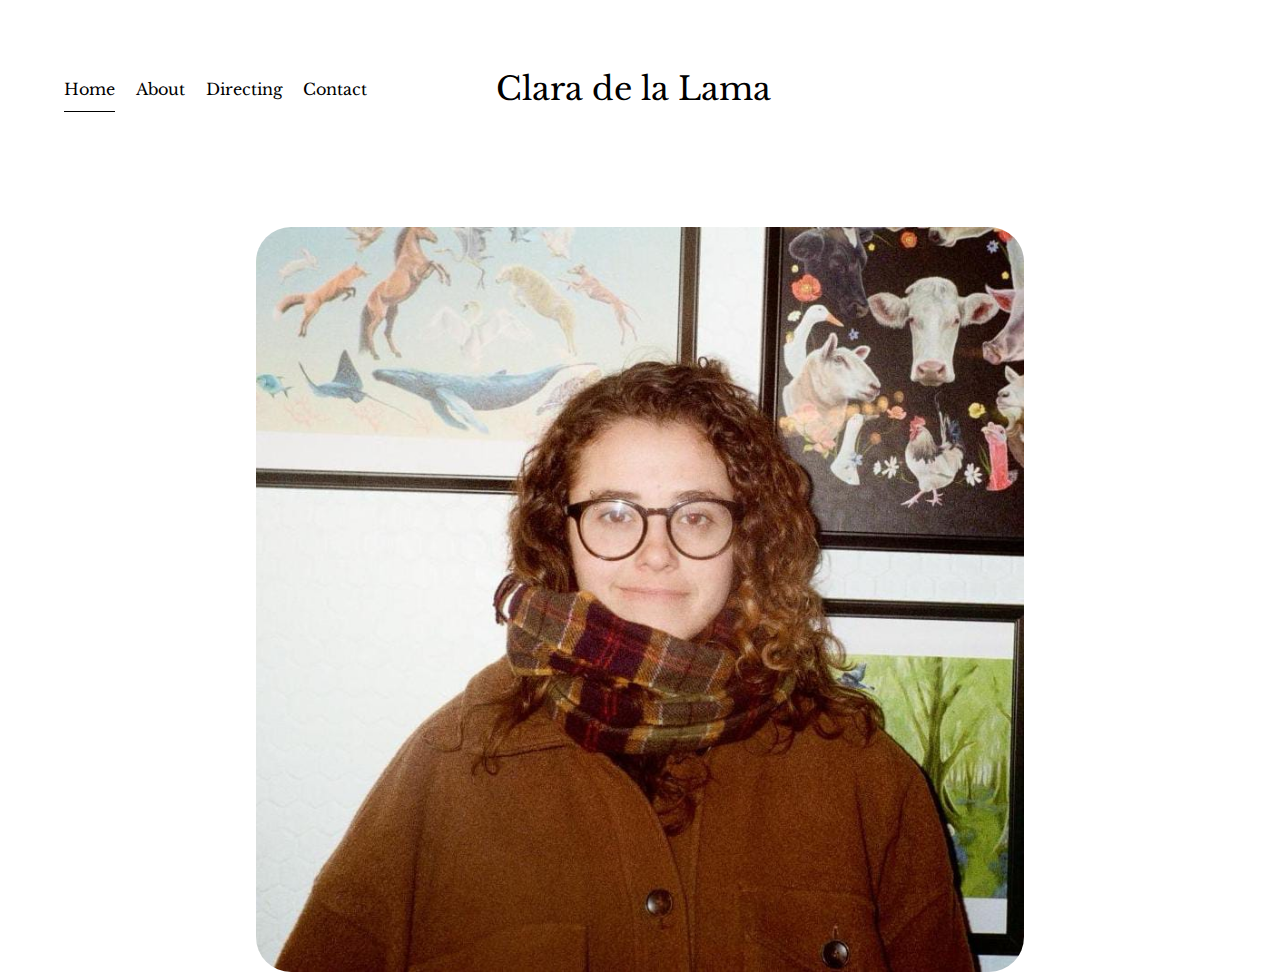
<file: index.html>
<!DOCTYPE html>
<html lang="en">
<head>
    <meta charset="UTF-8">
    <meta name="viewport" content="width=device-width, initial-scale=1.0">
    <title>Clara de la Lama</title>
    <link rel="stylesheet" href="./resources/css/style.css">
    
</head>
<body>
    <header>
        
        <nav class="nav-menu">
            <a href="#" class="current-nav" id="first-nav" >Home</a>
            <a href="./about.html" class="not-current-nav">About</a>
            <a href="./directing.html" class="not-current-nav">Directing</a>
            <a href="./contact.html" class="not-current-nav">Contact</a>
            
        </nav>
        <h1 class="title">Clara de la Lama</h1>
        <div class="hamburger">
            <span class="bar"></span>
            <span class="bar"></span>
            <span class="bar"></span>
        </div>
        <div >

        </div>
    </header>

    <main class="clara">
        <div id="image-container">
            <img src="./resources/images/claraImage2.jpg" alt="" class="portrait">
        </div>
    </main>
    <script src="./resources/javascript/script.js"></script>
    
</body>
</html>
</file>
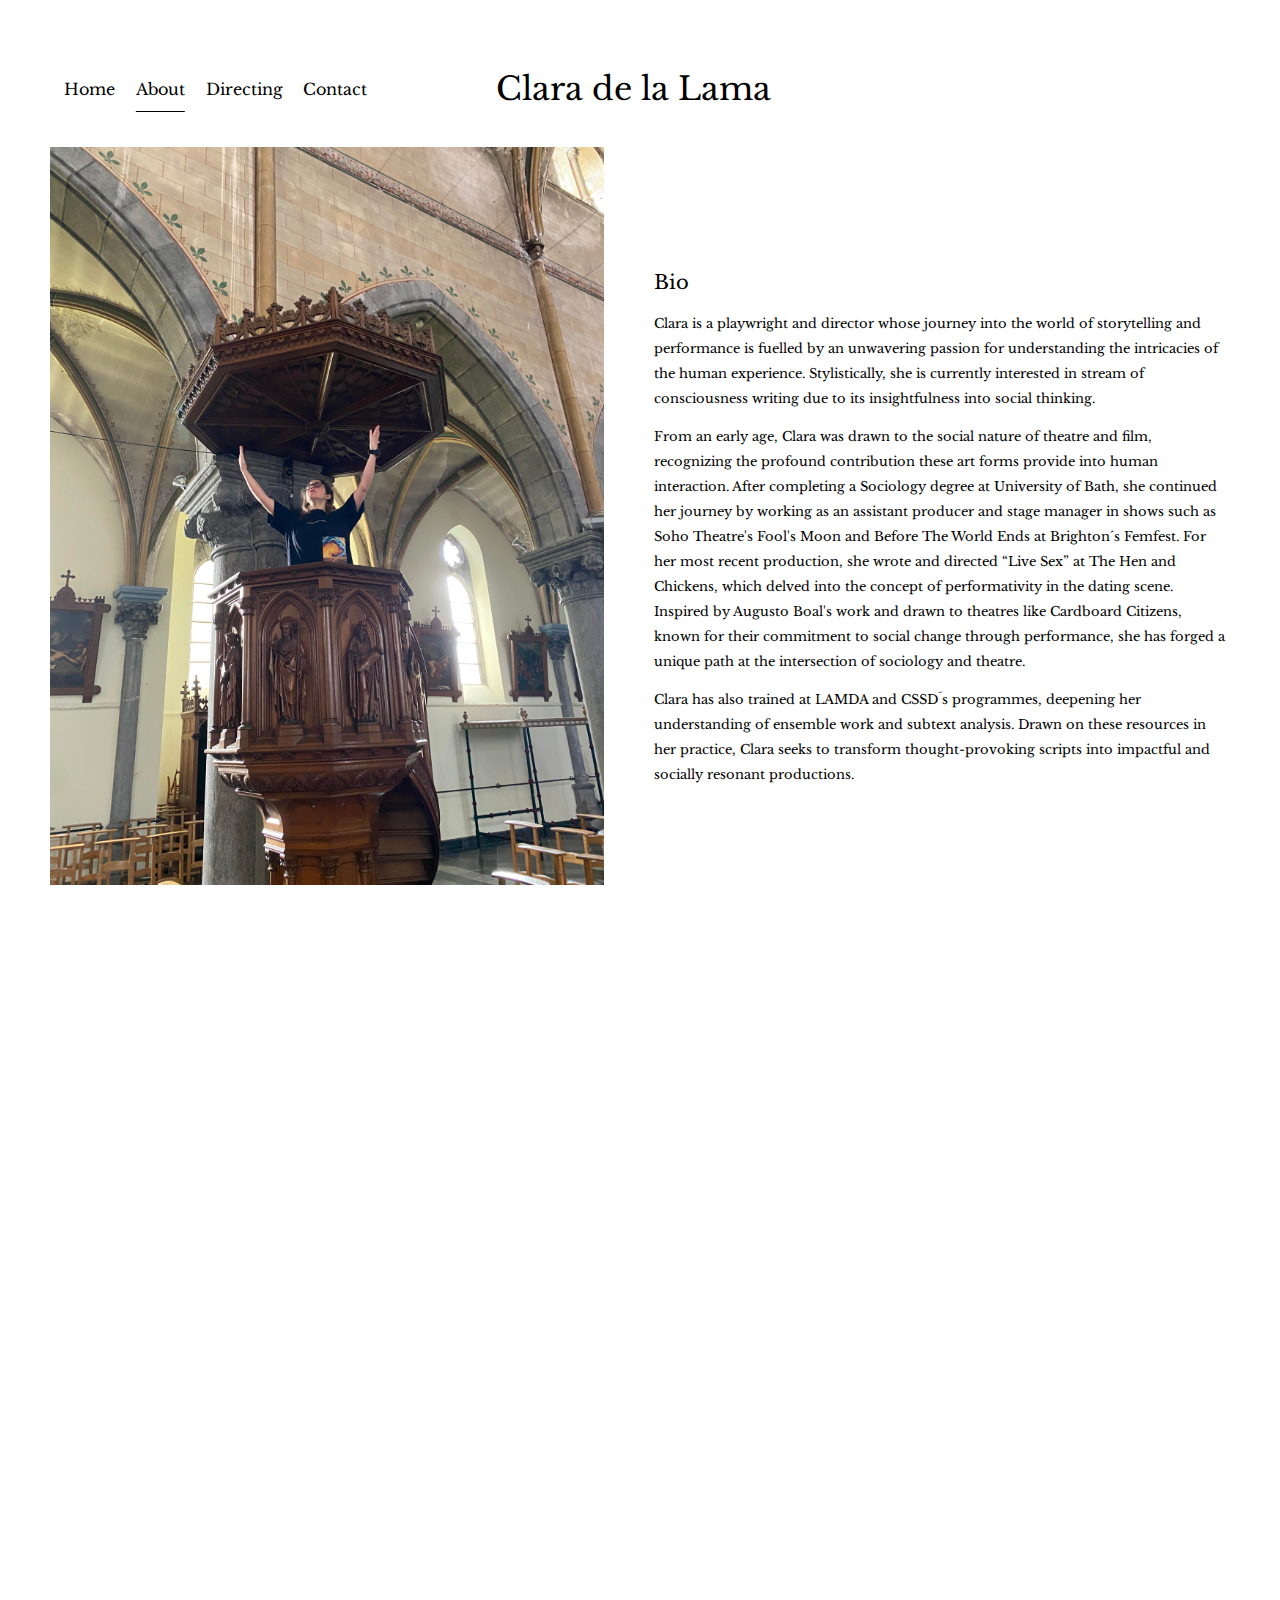
<file: about.html>
<!DOCTYPE html>
<html lang="en">
<head>
    <meta charset="UTF-8">
    <meta name="viewport" content="width=device-width, initial-scale=1.0">
    <title>About</title>
    
    <link rel="stylesheet" href="./resources/css/style.css">
    <link rel="stylesheet" href="./resources/css/about.css">
</head>
<body>
    <header>
        
        <nav class="nav-menu">
            <a href="./index.html" class='not-current-nav' id="first-nav" >Home</a>
            <a href="./about.html" class="current-nav">About</a>
            <a href="./directing.html" class="not-current-nav">Directing</a>
            <a href="./contact.html" class="not-current-nav">Contact</a>
            
        </nav>
        <h1 class="title">Clara de la Lama</h1>
        <div class="hamburger">
            <span class="bar"></span>
            <span class="bar"></span>
            <span class="bar"></span>
        </div>
        <div >

        </div>
    </header>
    <main class="clara">
        <div class="about">
            
            <img src="./resources/images/claraBio.jpg" alt="">
            <h2>Bio</h2>
            <p id="first-paragraph">
                Clara is a playwright and director whose journey into the world of storytelling and performance is fuelled by an unwavering passion 
                for understanding the intricacies of the human experience. Stylistically, she is currently interested in stream of consciousness writing 
                due to its insightfulness into social thinking.

            </p>
            <p>
                From an early age, Clara was drawn to the social nature of theatre and film, 
                recognizing the profound contribution these art forms provide into human interaction. After completing a 
                Sociology degree at University of Bath, she continued her journey by working as an assistant producer and stage manager 
                in shows such as Soho Theatre's Fool's Moon and Before The World Ends at Brighton´s Femfest. For her most recent production, 
                she wrote and directed “Live Sex” at The Hen and Chickens, which delved into the concept of performativity in the dating scene. 
                Inspired by Augusto Boal's work and drawn to theatres like Cardboard Citizens, known for their commitment to social change through 
                performance, she has forged a unique path at the intersection of sociology and theatre.

            </p>
            <p>
                Clara has also trained at LAMDA and CSSD´s programmes, deepening her understanding of 
                ensemble work and subtext analysis. 
                Drawn on these resources in her practice, Clara seeks to transform thought-provoking 
                scripts into impactful and socially resonant productions.

            </p>
        </div>
    </main>
    
    <script src="./resources/javascript/script.js"></script>
</body>
</html>
</file>
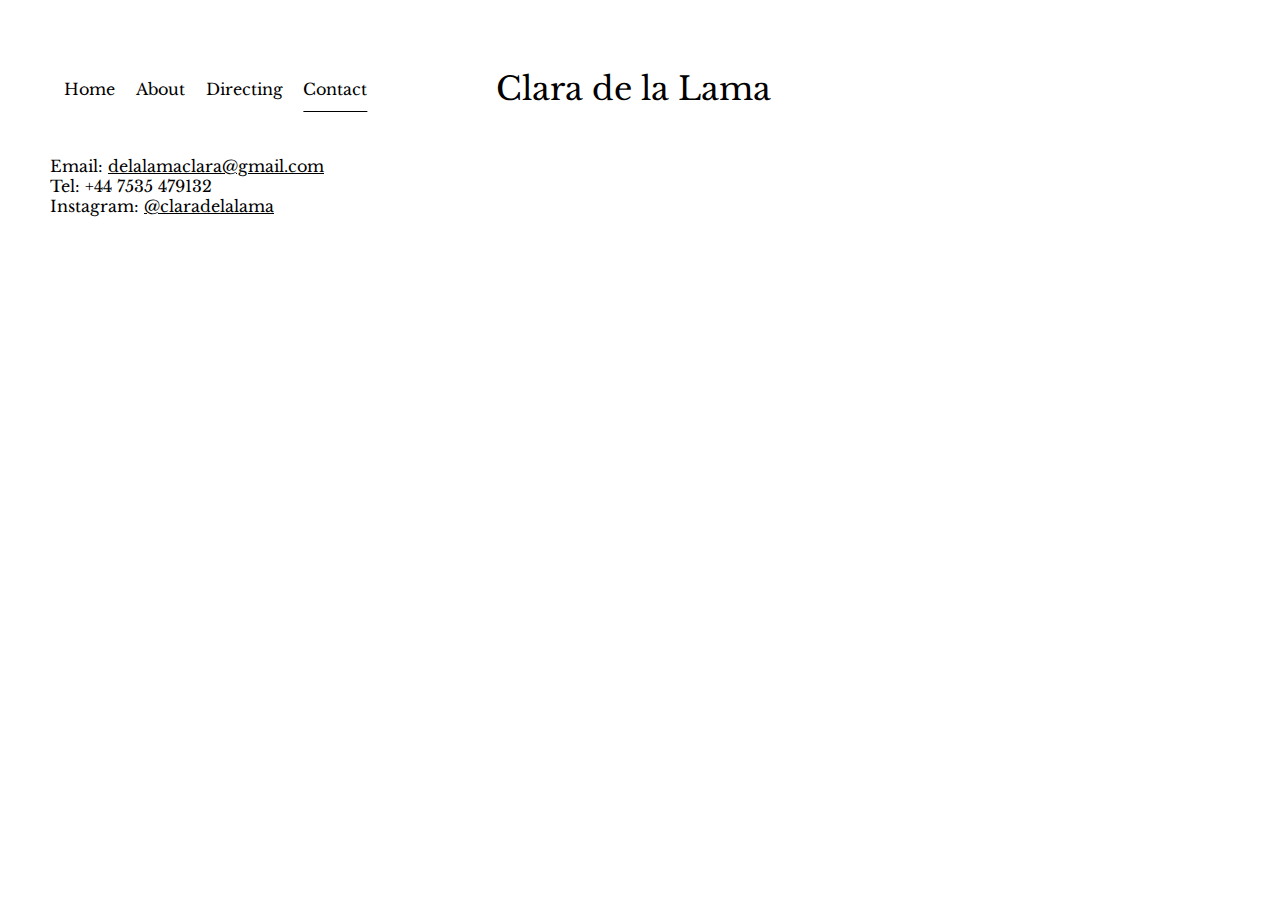
<file: contact.html>
<!DOCTYPE html>
<html lang="en">
<head>
    <meta charset="UTF-8">
    <meta name="viewport" content="width=device-width, initial-scale=1.0">
    <title>Contact</title>
    
    <link rel="stylesheet" href="./resources/css/style.css">
    <link rel="stylesheet" href="./resources/css/contact.css">
</head>
<body>
    <header>
        
        <nav class="nav-menu">
            <a href="./index.html" class="not-current-nav" id="first-nav" >Home</a>
            <a href="./about.html" class="not-current-nav">About</a>
            <a href="./directing.html" class="not-current-nav">Directing</a>
            <a href="./contact.html" class="current-nav">Contact</a>
            
        </nav>
        <h1 class="title">Clara de la Lama</h1>
        <div class="hamburger">
            <span class="bar"></span>
            <span class="bar"></span>
            <span class="bar"></span>
        </div>
        <div >

        </div>
    </header>
    <main class="clara">
        <p>
            Email: <a href="mailto:delalamaclara@gmail.com">delalamaclara@gmail.com</a>
            <br>
            Tel: +44 7535 479132</a>
            <br>
            Instagram: <a href="https://www.instagram.com/claradelalama/">@claradelalama</a>
        </p>
        
    </main>
    <script src="./resources/javascript/script.js"></script>
</body></html>
</file>
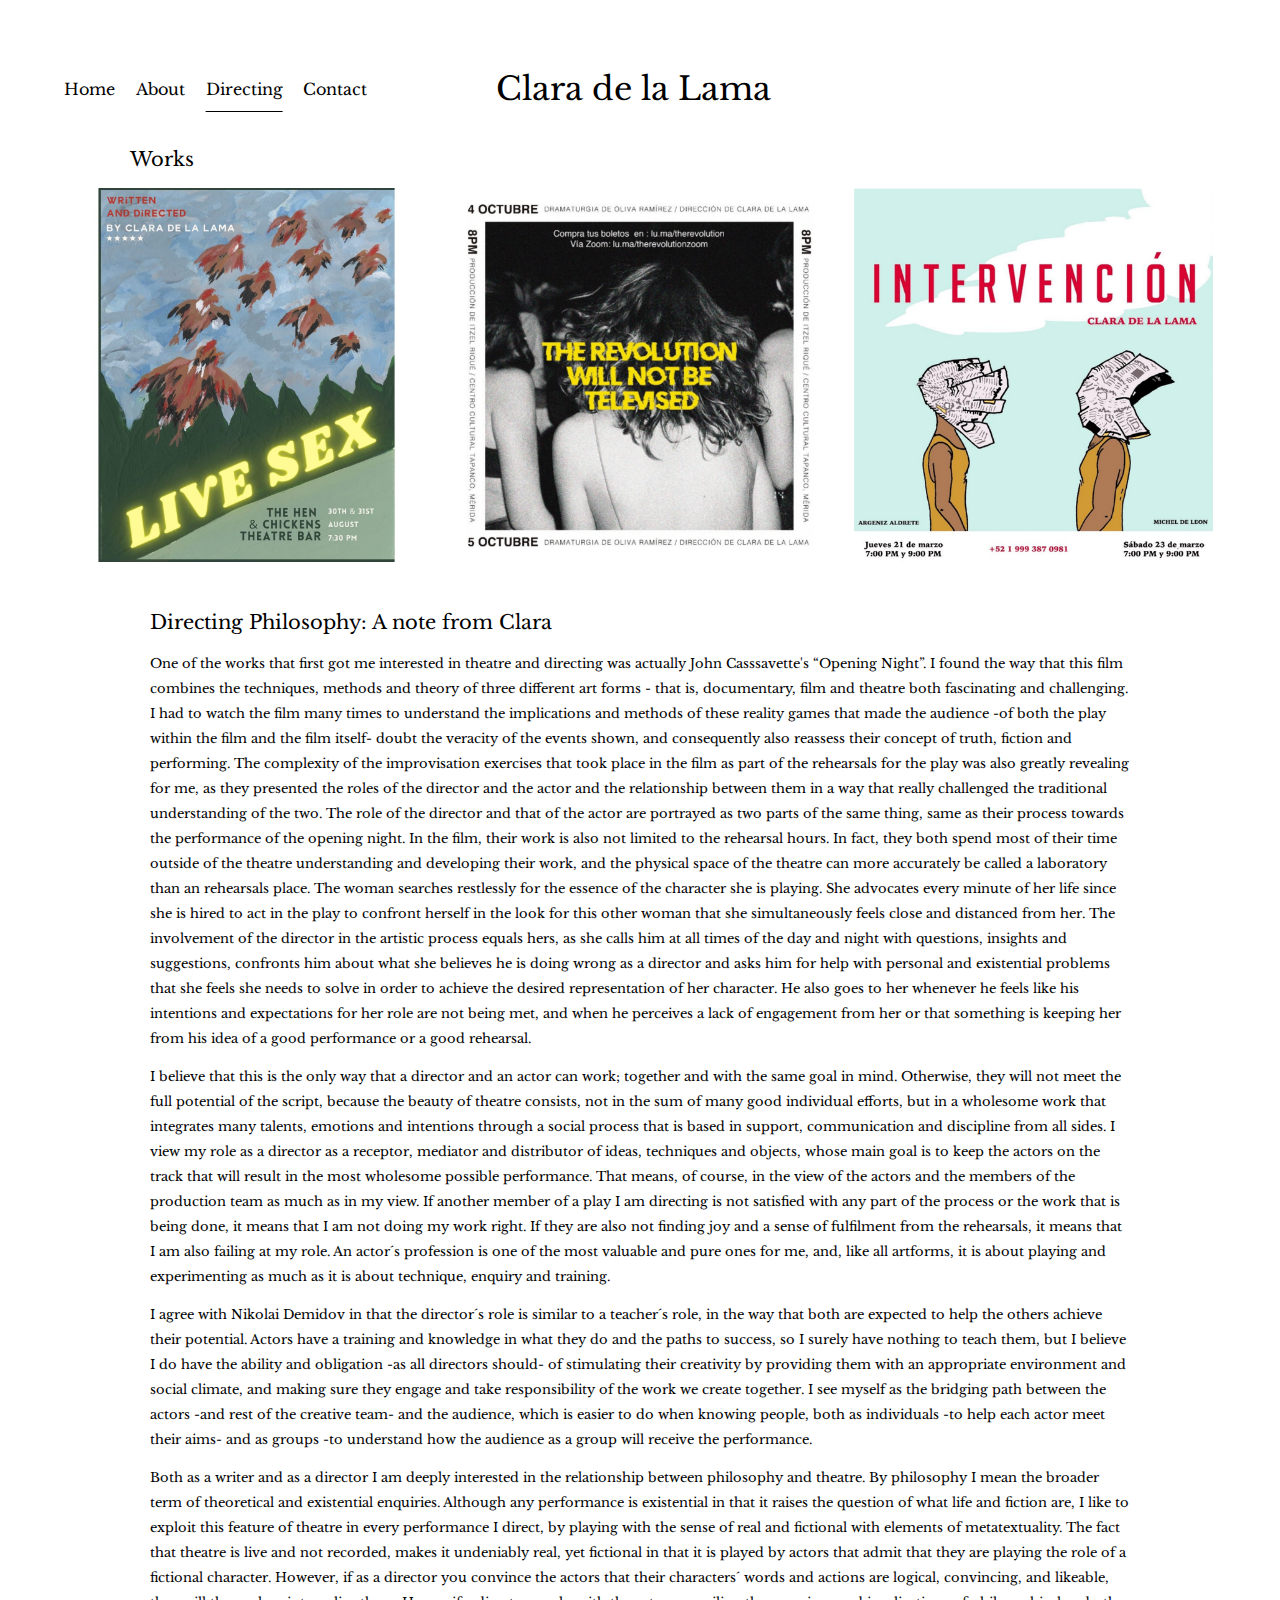
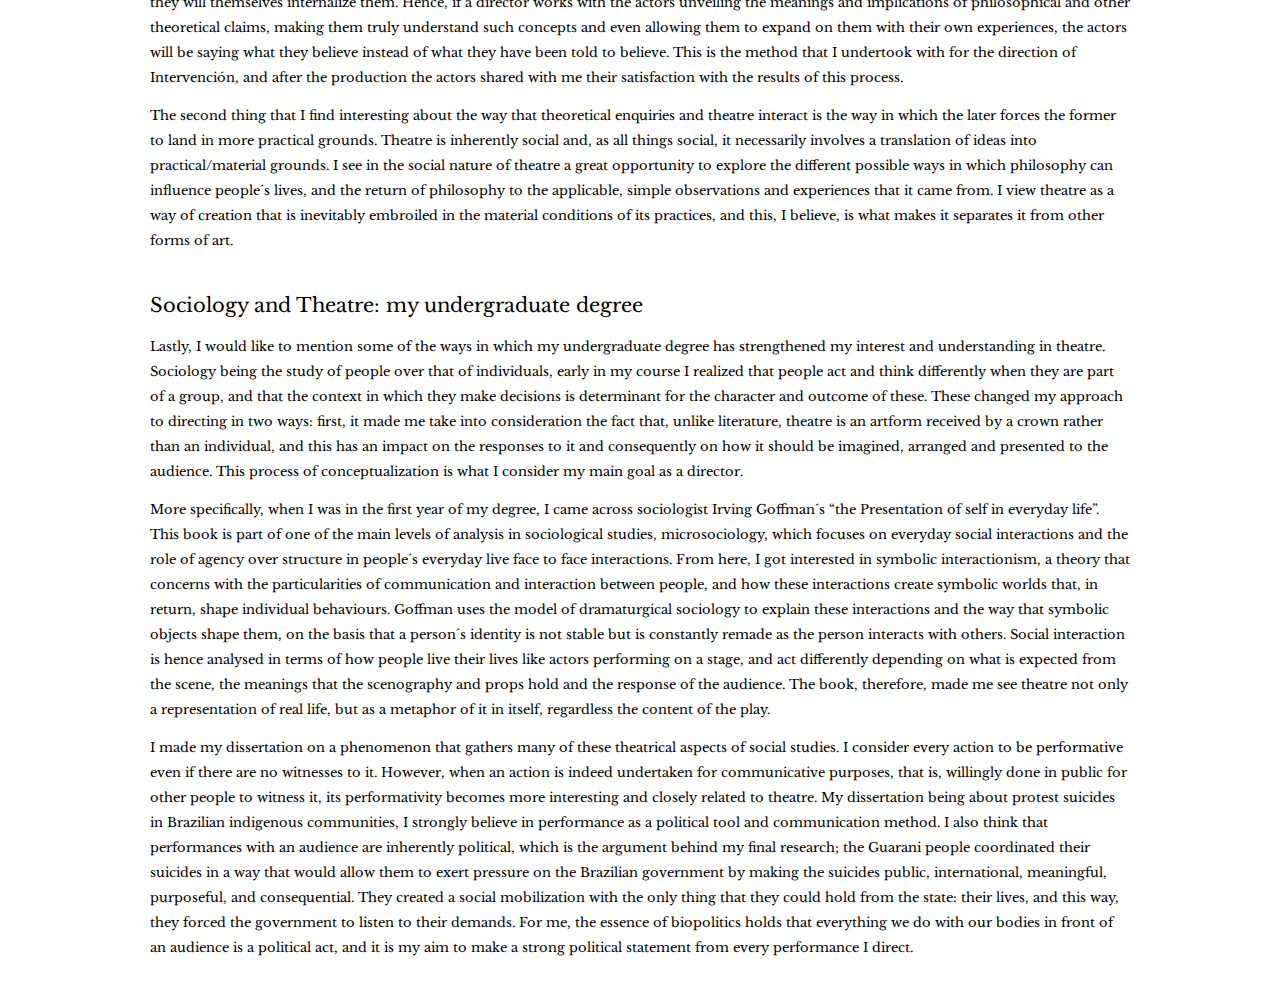
<file: directing.html>
<!DOCTYPE html>
<html lang="en">
<head>
    <meta charset="UTF-8">
    <meta name="viewport" content="width=device-width, initial-scale=1.0">
    
    <link rel="stylesheet" href="./resources/css/style.css">
    <link rel="stylesheet" href="./resources/css/directing.css">
    <title>Directing</title>
</head>
<body>
    <header>
        
        <nav class="nav-menu">
            <a href="./index.html" class="not-current-nav" id="first-nav" >Home</a>
            <a href="./about.html" class="not-current-nav">About</a>
            <a href="./directing.html" class="current-nav">Directing</a>
            <a href="./contact.html" class="not-current-nav">Contact</a>
            
        </nav>
        <h1 class="title">Clara de la Lama</h1>
        <div class="hamburger">
            <span class="bar"></span>
            <span class="bar"></span>
            <span class="bar"></span>
        </div>
        <div >

        </div>
    </header>
    <main class="clara">
        <div class="directing">
            <h2 class="subtitle">Works</h2>
            <div class="image-grid">
                <a href="./livesex.html" class="wrapper">
                    
                        <div class="image">
                            <img src="./resources/images/LiveSex.jpg" alt="">
                            <div class="content">
                                <h1>Live Sex</h1>
                                <p>The Hen and Chickens Theatre Bar</p>
                            </div>
                        </div>
                    
                </a>
                <a href="./revolution.html" class="wrapper">
                    
                        <div class="image">
                            <img src="./resources/images/TheRevolutionWillNotBeTelevised.png" alt="">
                            <div class="content">
                                <h1>The Revolution Will Not Be Televised</h1>
                                <p>Centro Cultural Tapanco</p>
                            </div>
                        </div>
                    
                </a>
                <a href="./intervencion.html" class="wrapper">
                    
                        <div class="image">
                            <img src="./resources/images/Intervención.png" alt="">
                            <div class="content">
                                <h1>Intervención</h1>
                                <p>El faro</p>
                            </div>
                        </div>
                   
                </a>
            </div>
            
                
                
                
                
            
    
            <div class="info">
                <h2>Directing Philosophy: A note from Clara</h2>
                <p>
                    One of the works that first got me interested in theatre and directing was
    actually John Casssavette's “Opening Night”. I found the way that this film
    combines the techniques, methods and theory of three different art forms -
    that is, documentary, film and theatre both fascinating and challenging. I had
    to watch the film many times to understand the implications and methods of
    these reality games that made the audience -of both the play within the film
    and the film itself- doubt the veracity of the events shown, and consequently
    also reassess their concept of truth, fiction and performing. The complexity
    of the improvisation exercises that took place in the film as part of the
    rehearsals for the play was also greatly revealing for me, as they presented
    the roles of the director and the actor and the relationship between them in
    a way that really challenged the traditional understanding of the two.
    The role of the director and that of the actor are portrayed as two parts of
    the same thing, same as their process towards the performance of the
    opening night. In the film, their work is also not limited to the rehearsal
    hours. In fact, they both spend most of their time outside of the theatre
    understanding and developing their work, and the physical space of the
    theatre can more accurately be called a laboratory than an rehearsals place.
    The woman searches restlessly for the essence of the character she is
    playing. She advocates every minute of her life since she is hired to act in the
    play to confront herself in the look for this other woman that she
    simultaneously feels close and distanced from her. The involvement of the
    director in the artistic process equals hers, as she calls him at all times of the
    day and night with questions, insights and suggestions, confronts him about
    what she believes he is doing wrong as a director and asks him for help with
    personal and existential problems that she feels she needs to solve in order
    to achieve the desired representation of her character. He also goes to her
    whenever he feels like his intentions and expectations for her role are not
    being met, and when he perceives a lack of engagement from her or that
    something is keeping her from his idea of a good performance or a good
    rehearsal.
    
                </p>
                <p>
                    I believe that this is the only way that a director and an actor can work;
    together and with the same goal in mind. Otherwise, they will not meet the
    full potential of the script, because the beauty of theatre consists, not in the
    sum of many good individual efforts, but in a wholesome work that
    integrates many talents, emotions and intentions through a social process
    that is based in support, communication and discipline from all sides.
    I view my role as a director as a receptor, mediator and distributor of ideas,
    techniques and objects, whose main goal is to keep the actors on the track
    that will result in the most wholesome possible performance. That means, of
    course, in the view of the actors and the members of the production team as
    much as in my view. If another member of a play I am directing is not
    satisfied with any part of the process or the work that is being done, it means
    that I am not doing my work right. If they are also not finding joy and a sense
    of fulfilment from the rehearsals, it means that I am also failing at my role. An
    actor´s profession is one of the most valuable and pure ones for me, and, like
    all artforms, it is about playing and experimenting as much as it is about
    technique, enquiry and training.
    
                </p>
                <p>
                    I agree with Nikolai Demidov in that the director´s role is similar to a
    teacher´s role, in the way that both are expected to help the others achieve
    their potential. Actors have a training and knowledge in what they do and the
    paths to success, so I surely have nothing to teach them, but I believe I do
    have the ability and obligation -as all directors should- of stimulating their
    creativity by providing them with an appropriate environment and social
    climate, and making sure they engage and take responsibility of the work we
    create together. I see myself as the bridging path between the actors -and
    rest of the creative team- and the audience, which is easier to do when
    knowing people, both as individuals -to help each actor meet their aims- and
    as groups -to understand how the audience as a group will receive the
    performance.
    
                </p>
                <p>
                    Both as a writer and as a director I am deeply interested in the relationship
    between philosophy and theatre. By philosophy I mean the broader term of
    theoretical and existential enquiries. Although any performance is existential
    in that it raises the question of what life and fiction are, I like to exploit this
    feature of theatre in every performance I direct, by playing with the sense of
    real and fictional with elements of metatextuality. The fact that theatre is live
    and not recorded, makes it undeniably real, yet fictional in that it is played by
    actors that admit that they are playing the role of a fictional character.
    However, if as a director you convince the actors that their characters´ words
    and actions are logical, convincing, and likeable, they will themselves
    internalize them. Hence, if a director works with the actors unveiling the
    meanings and implications of philosophical and other theoretical claims,
    making them truly understand such concepts and even allowing them to
    expand on them with their own experiences, the actors will be saying what
    they believe instead of what they have been told to believe. This is the
    method that I undertook with for the direction of Intervención, and after the
    production the actors shared with me their satisfaction with the results of
    this process.
    
                </p>
                <p>
                    The second thing that I find interesting about the way that theoretical
    enquiries and theatre interact is the way in which the later forces the former
    to land in more practical grounds. Theatre is inherently social and, as all
    things social, it necessarily involves a translation of ideas into
    practical/material grounds. I see in the social nature of theatre a great
    opportunity to explore the different possible ways in which philosophy can
    influence people´s lives, and the return of philosophy to the applicable,
    simple observations and experiences that it came from. I view theatre as a
    way of creation that is inevitably embroiled in the material conditions of its
    practices, and this, I believe, is what makes it separates it from other forms of
    art.
                </p>
            </div>
            <div class="info">
                <h2>Sociology and Theatre: my undergraduate degree</h2>
                <p>
                    Lastly, I would like to mention some of the ways in which my undergraduate
    degree has strengthened my interest and understanding in theatre. Sociology
    being the study of people over that of individuals, early in my course I
    realized that people act and think differently when they are part of a group,
    and that the context in which they make decisions is determinant for the
    character and outcome of these. These changed my approach to directing in
    two ways: first, it made me take into consideration the fact that, unlike
    literature, theatre is an artform received by a crown rather than an
    individual, and this has an impact on the responses to it and consequently on
    how it should be imagined, arranged and presented to the audience. This
    process of conceptualization is what I consider my main goal as a director.
                </p>
                <p>
                    More specifically, when I was in the first year of my degree, I came across
    sociologist Irving Goffman´s “the Presentation of self in everyday life”. This
    book is part of one of the main levels of analysis in sociological studies,
    microsociology, which focuses on everyday social interactions and the role of
    agency over structure in people´s everyday live face to face interactions.
    From here, I got interested in symbolic interactionism, a theory that concerns
    with the particularities of communication and interaction between people,
    and how these interactions create symbolic worlds that, in return, shape
    individual behaviours. Goffman uses the model of dramaturgical sociology to
    explain these interactions and the way that symbolic objects shape them, on
    the basis that a person´s identity is not stable but is constantly remade as the
    person interacts with others. Social interaction is hence analysed in terms of
    how people live their lives like actors performing on a stage, and act
    differently depending on what is expected from the scene, the meanings that
    the scenography and props hold and the response of the audience. The book,
    therefore, made me see theatre not only a representation of real life, but as
    a metaphor of it in itself, regardless the content of the play. 
                </p>
                <p>
                    I made my dissertation on a phenomenon that gathers many of these
    theatrical aspects of social studies. I consider every action to be performative
    even if there are no witnesses to it. However, when an action is indeed
    undertaken for communicative purposes, that is, willingly done in public for
    other people to witness it, its performativity becomes more interesting and
    closely related to theatre. My dissertation being about protest suicides in
    Brazilian indigenous communities, I strongly believe in performance as a
    political tool and communication method. I also think that performances with
    an audience are inherently political, which is the argument behind my final
    research; the Guarani people coordinated their suicides in a way that would
    allow them to exert pressure on the Brazilian government by making the
    suicides public, international, meaningful, purposeful, and consequential.
    They created a social mobilization with the only thing that they could hold
    from the state: their lives, and this way, they forced the government to listen
    to their demands. For me, the essence of biopolitics holds that everything we
    do with our bodies in front of an audience is a political act, and it is my aim to
    make a strong political statement from every performance I direct.
                </p>
            </div>
            <p>
                
            </p>
        </div>
    </main>
    
    <script src="./resources/javascript/script.js"></script>
</body>
</html>
</file>
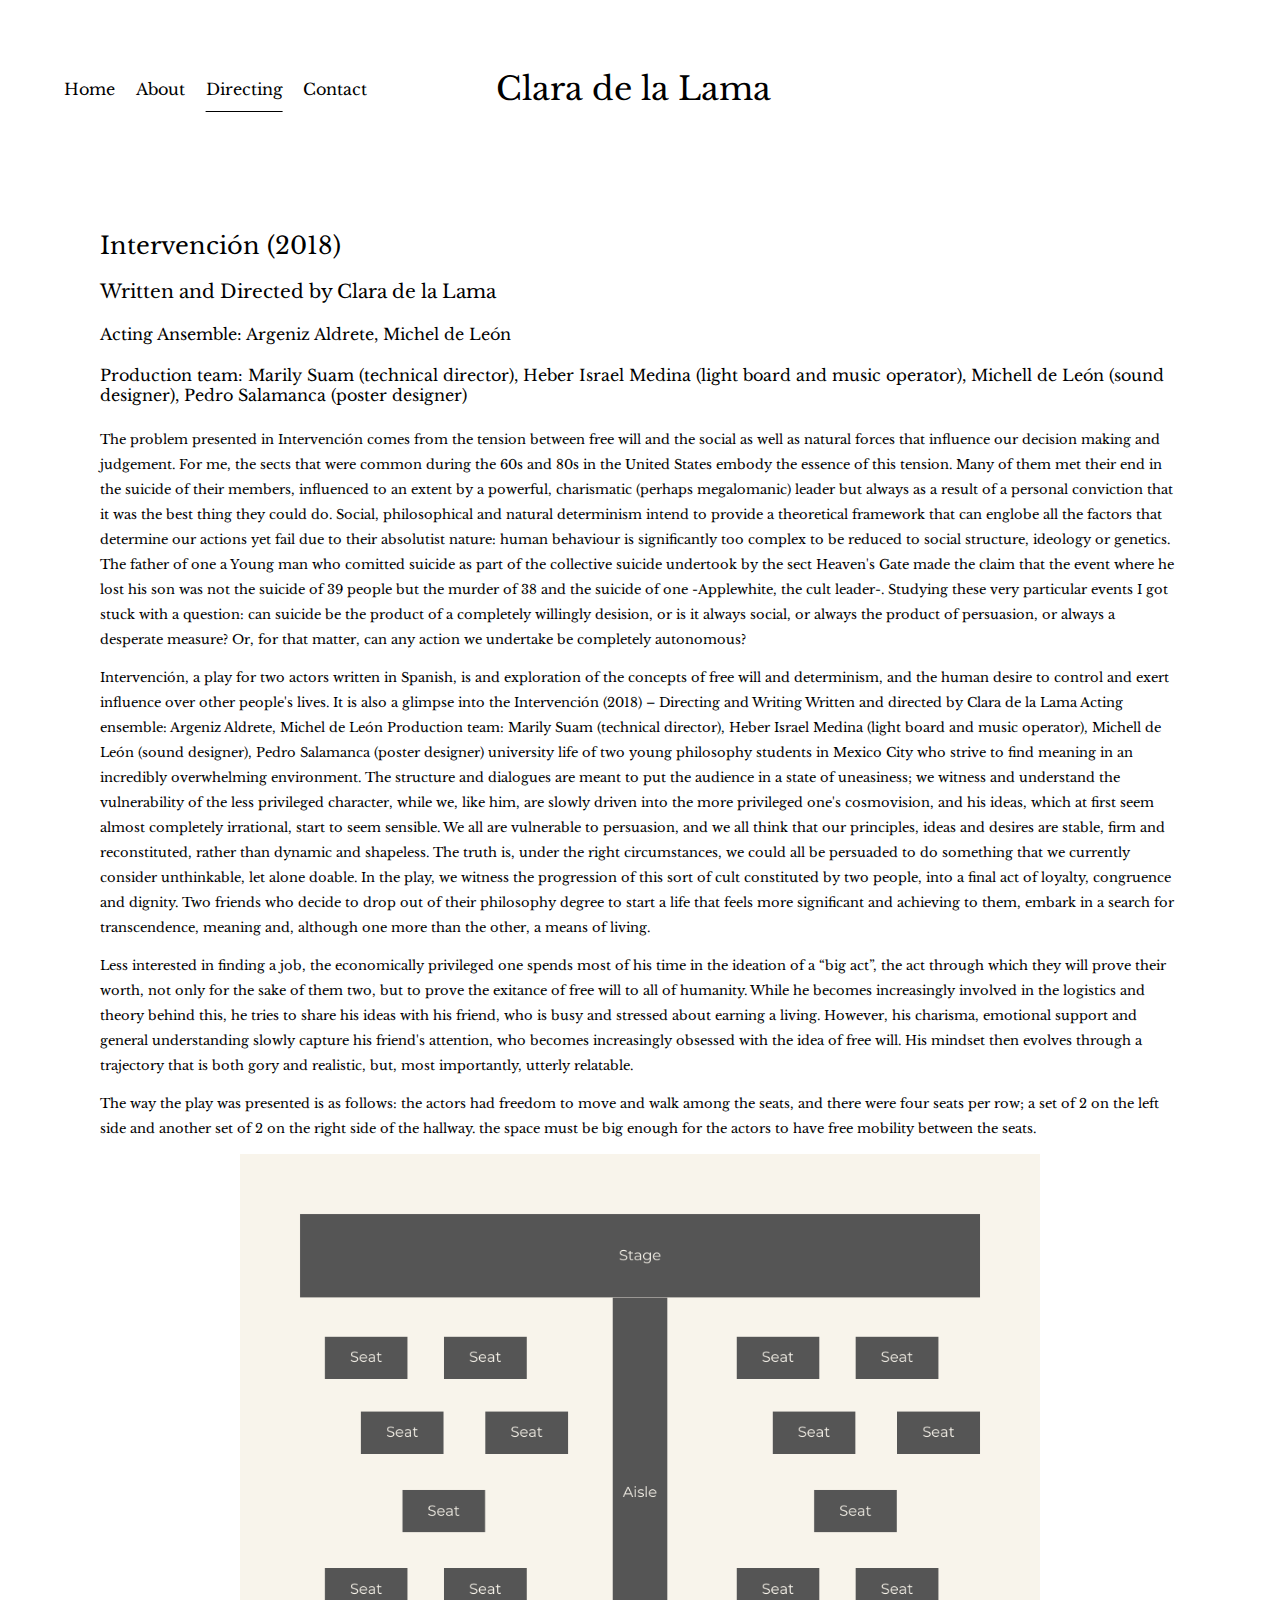
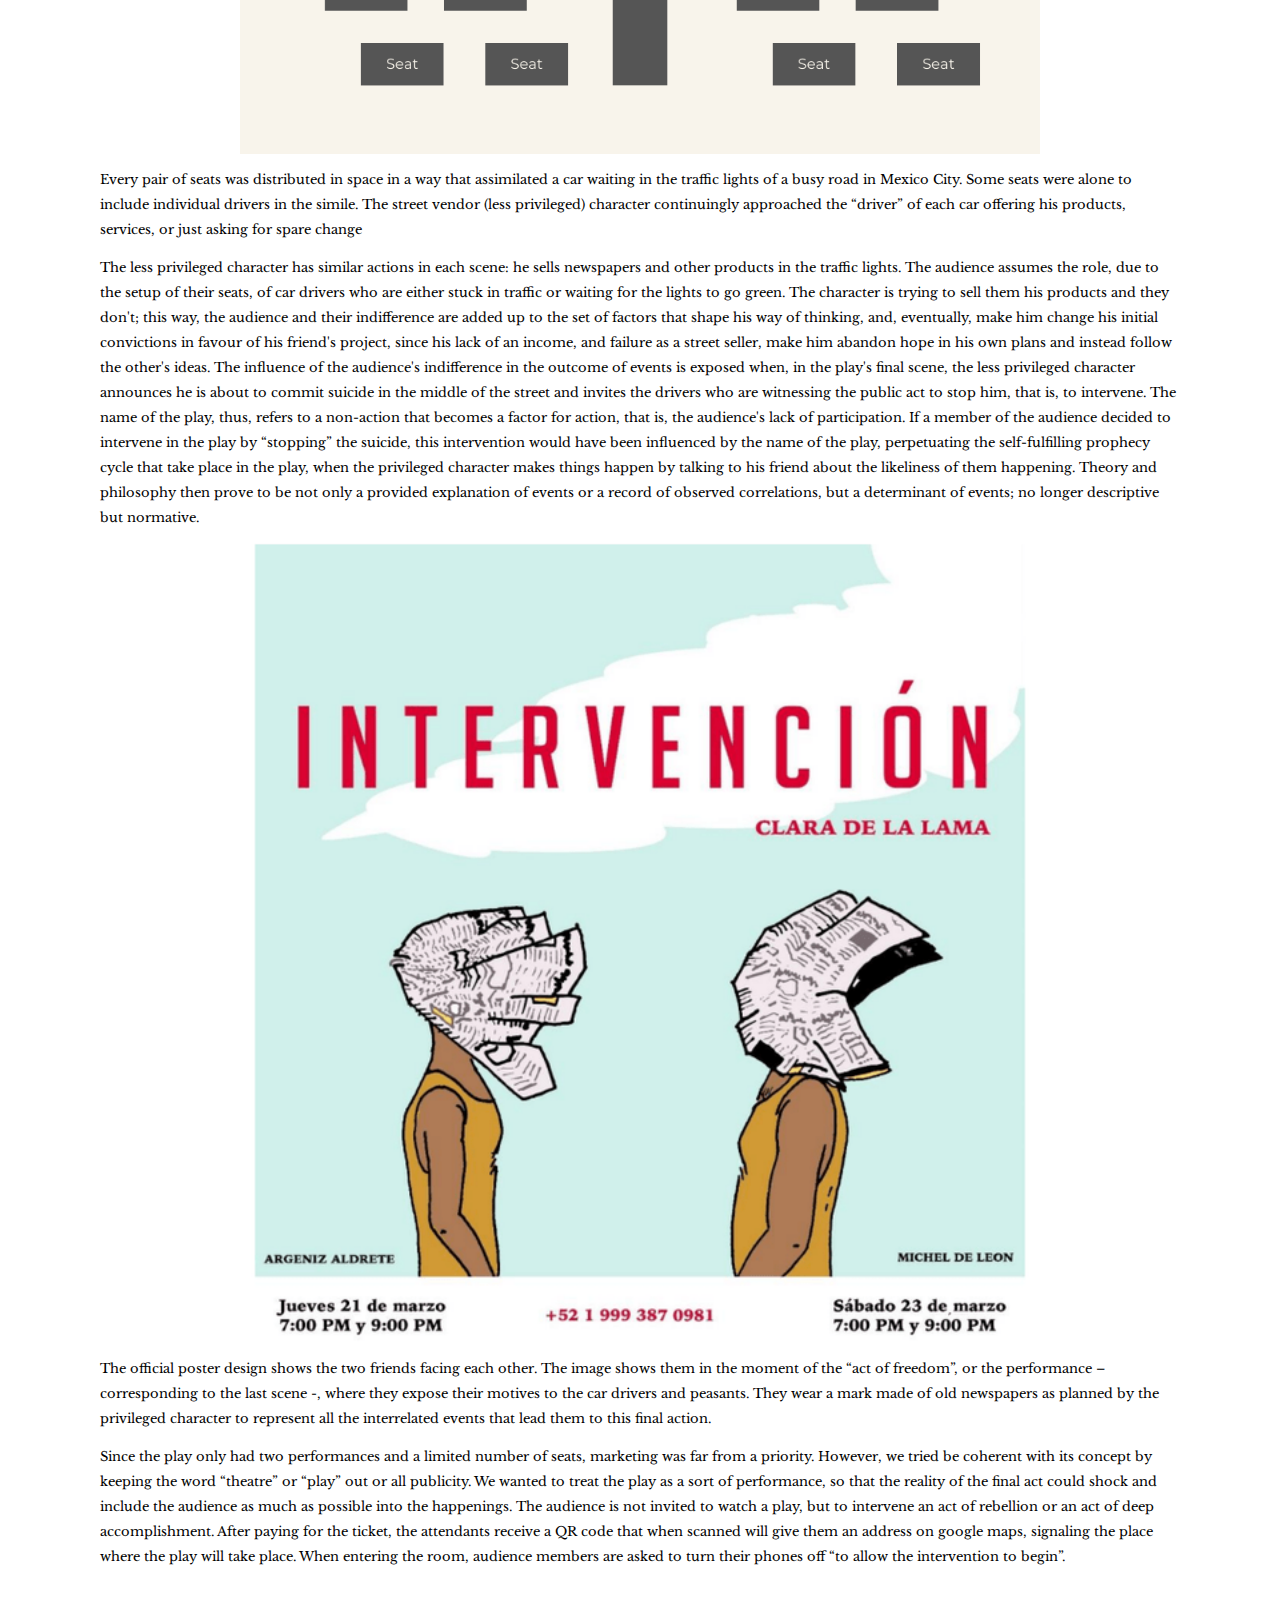
<file: intervencion.html>
<!DOCTYPE html>
<html lang="en">
<head>
    <meta charset="UTF-8">
    <meta name="viewport" content="width=device-width, initial-scale=1.0">
    <title>Intervención</title>
    <link rel="stylesheet" href="./resources/css/style.css">
    <link rel="stylesheet" href="./resources/css/play.css">
    
</head>
<body>
    <header>
        
        <nav class="nav-menu">
            <a href="./index.html" class="not-current-nav" id="first-nav" >Home</a>
            <a href="./about.html" class="not-current-nav">About</a>
            <a href="./directing.html" class="current-nav">Directing</a>
            <a href="./contact.html" class="not-current-nav">Contact</a>
            
        </nav>
        <h1 class="title">Clara de la Lama</h1>
        <div class="hamburger">
            <span class="bar"></span>
            <span class="bar"></span>
            <span class="bar"></span>
        </div>
        <div >

        </div>
    </header>
    <main class="clara">
        <div class="about">
            <h2>Intervención (2018)</h2>
            <h3>Written and Directed by Clara de la Lama</h3>
            <h4>Acting Ansemble: Argeniz Aldrete, Michel de León</h4>
            <h4>Production team: Marily Suam (technical director), Heber Israel Medina (light board and music
                operator), Michell de León (sound designer), Pedro Salamanca (poster designer)</h4>
            
            
            <p>
                The problem presented in Intervención comes from the tension between free
    will and the social as well as natural forces that influence our decision making
    and judgement. For me, the sects that were common during the 60s and 80s
    in the United States embody the essence of this tension. Many of them met
    their end in the suicide of their members, influenced to an extent by a
    powerful, charismatic (perhaps megalomanic) leader but always as a result of
    a personal conviction that it was the best thing they could do. Social,
    philosophical and natural determinism intend to provide a theoretical
    framework that can englobe all the factors that determine our actions yet fail
    due to their absolutist nature: human behaviour is significantly too complex
    to be reduced to social structure, ideology or genetics. The father of one a
    Young man who comitted suicide as part of the collective suicide undertook
    by the sect Heaven's Gate made the claim that the event where he lost his
    son was not the suicide of 39 people but the murder of 38 and the suicide of
    one -Applewhite, the cult leader-. Studying these very particular events I got
    stuck with a question: can suicide be the product of a completely willingly
    desision, or is it always social, or always the product of persuasion, or always
    a desperate measure? Or, for that matter, can any action we undertake be
    completely autonomous?
    
            </p>
    
            <p>
                Intervención, a play for two actors written in Spanish, is and exploration of
    the concepts of free will and determinism, and the human desire to control
    and exert influence over other people's lives. It is also a glimpse into the
     Intervención (2018) – Directing and Writing
    Written and directed by Clara de la Lama
    Acting ensemble: Argeniz Aldrete, Michel de León
    Production team: Marily Suam (technical director), Heber Israel Medina (light board and music
    operator), Michell de León (sound designer), Pedro Salamanca (poster designer)
    university life of two young philosophy students in Mexico City who strive to
    find meaning in an incredibly overwhelming environment. The structure and
    dialogues are meant to put the audience in a state of uneasiness; we witness
    and understand the vulnerability of the less privileged character, while we,
    like him, are slowly driven into the more privileged one's cosmovision, and
    his ideas, which at first seem almost completely irrational, start to seem
    sensible. We all are vulnerable to persuasion, and we all think that our
    principles, ideas and desires are stable, firm and reconstituted, rather than
    dynamic and shapeless. The truth is, under the right circumstances, we could
    all be persuaded to do something that we currently consider unthinkable, let
    alone doable. In the play, we witness the progression of this sort of cult
    constituted by two people, into a final act of loyalty, congruence and dignity.
    Two friends who decide to drop out of their philosophy degree to start a life
    that feels more significant and achieving to them, embark in a search for
    transcendence, meaning and, although one more than the other, a means of
    living.
            </p>
    
            <p>
                Less interested in finding a job, the economically privileged one spends most
    of his time in the ideation of a “big act”, the act through which they will
    prove their worth, not only for the sake of them two, but to prove the
    exitance of free will to all of humanity. While he becomes increasingly
    involved in the logistics and theory behind this, he tries to share his ideas
    with his friend, who is busy and stressed about earning a living. However, his
    charisma, emotional support and general understanding slowly capture his
    friend's attention, who becomes increasingly obsessed with the idea of free
    will. His mindset then evolves through a trajectory that is both gory and
    realistic, but, most importantly, utterly relatable. 
            </p>
    
            <p>The way the play was presented is as follows: the actors had freedom to
                move and walk among the seats, and there were four seats per row; a set of
                2 on the left side and another set of 2 on the right side of the hallway. the
                space must be big enough for the actors to have free mobility between the
                seats.</p>
            <div class="image-container">
                <img src="./resources/images/seatingDiagram.png" alt="" id="seatingDiagram">
            
            </div>
            <p>
                Every pair of seats
        was distributed in
        space in a way that
        assimilated a car
        waiting in the
        traffic lights of a
        busy road in Mexico
        City. Some seats
        were alone to
        include individual
        drivers in the
        simile. The street
        vendor (less
        privileged)
        character
        continuingly
        approached the
        “driver” of each car
        offering his
        products, services,
        or just asking for
        spare change
            </p>
            <p>
                The less privileged character has similar actions in each scene: he sells
    newspapers and other products in the traffic lights. The audience assumes
    the role, due to the setup of their seats, of car drivers who are either stuck in
    traffic or waiting for the lights to go green. The character is trying to sell
    them his products and they don't; this way, the audience and their
    indifference are added up to the set of factors that shape his way of thinking,
    and, eventually, make him change his initial convictions in favour of his
    friend's project, since his lack of an income, and failure as a street seller,
    make him abandon hope in his own plans and instead follow the other's
    ideas. The influence of the audience's indifference in the outcome of events
    is exposed when, in the play's final scene, the less privileged character
    announces he is about to commit suicide in the middle of the street and invites the drivers who are witnessing the public act to stop him, that is, to
    intervene. The name of the play, thus, refers to a non-action that becomes a
    factor for action, that is, the audience's lack of participation. If a member of
    the audience decided to intervene in the play by “stopping” the suicide, this
    intervention would have been influenced by the name of the play,
    perpetuating the self-fulfilling prophecy cycle that take place in the play,
    when the privileged character makes things happen by talking to his friend
    about the likeliness of them happening. Theory and philosophy then prove to
    be not only a provided explanation of events or a record of observed
    correlations, but a determinant of events; no longer descriptive but
    normative.
    
            </p>
    
            <img src="./resources/images/Intervención.png" alt="">
            <p>The official poster design
                shows the two friends
                facing each other. The
                image shows them in the
                moment of the “act of
                freedom”, or the
                performance –
                corresponding to the last
                scene -, where they expose
                their motives to the car
                drivers and peasants. They
                wear a mark made of old
                newspapers as planned by
                the privileged character to
                represent all the
                interrelated events that
                lead them to this final
                action.</p>
                <p>
                    Since the play only had two performances and a limited number of seats, marketing was far
    from a priority. However, we tried be coherent with its concept by keeping the word “theatre”
    or “play” out or all publicity. We wanted to treat the play as a sort of performance, so that the
    reality of the final act could shock and include the audience as much as possible into the
    happenings. The audience is not invited to watch a play, but to intervene an act of rebellion or
    an act of deep accomplishment. After paying for the ticket, the attendants receive a QR code
    that when scanned will give them an address on google maps, signaling the place where the play
    will take place. When entering the room, audience members are asked to turn their phones off
    “to allow the intervention to begin”.
                </p>
        </div>
    </main>
    
    
    <script src="./resources/javascript/script.js"></script>
</body>
</html>
</file>
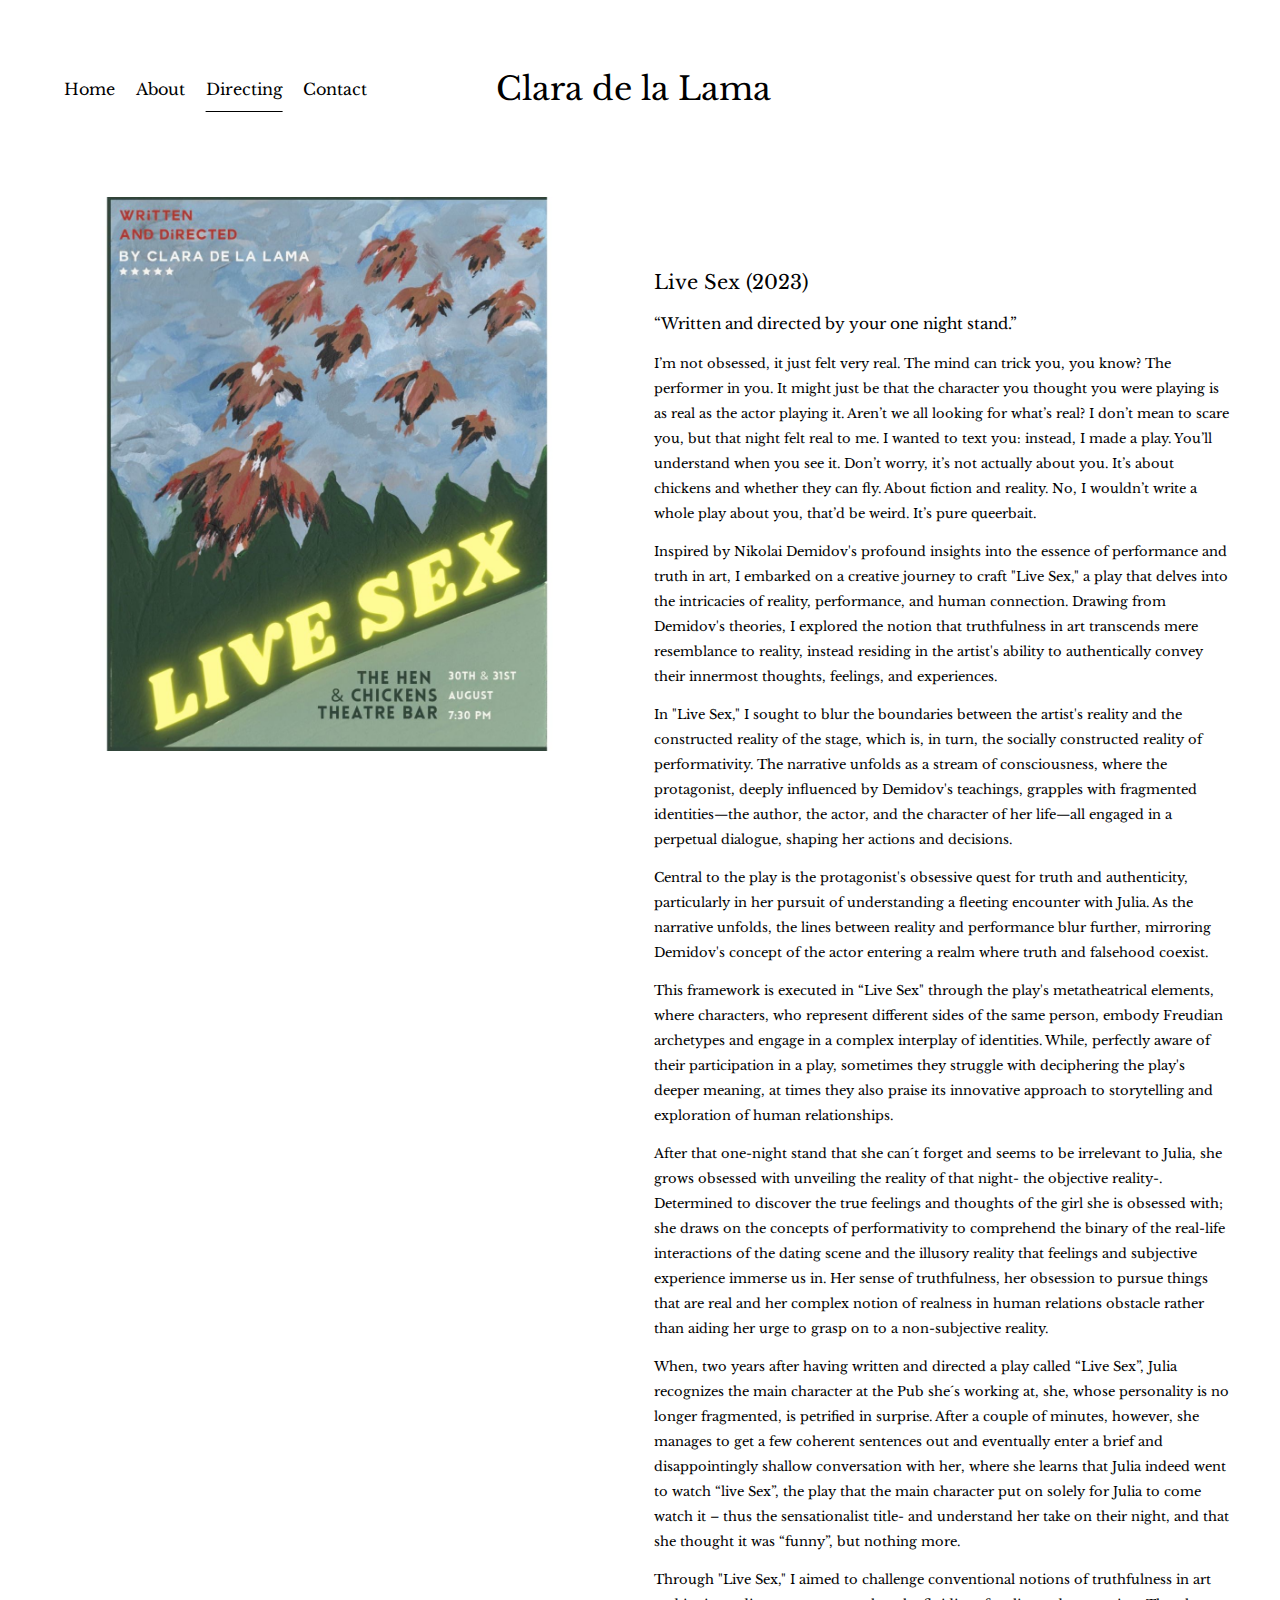
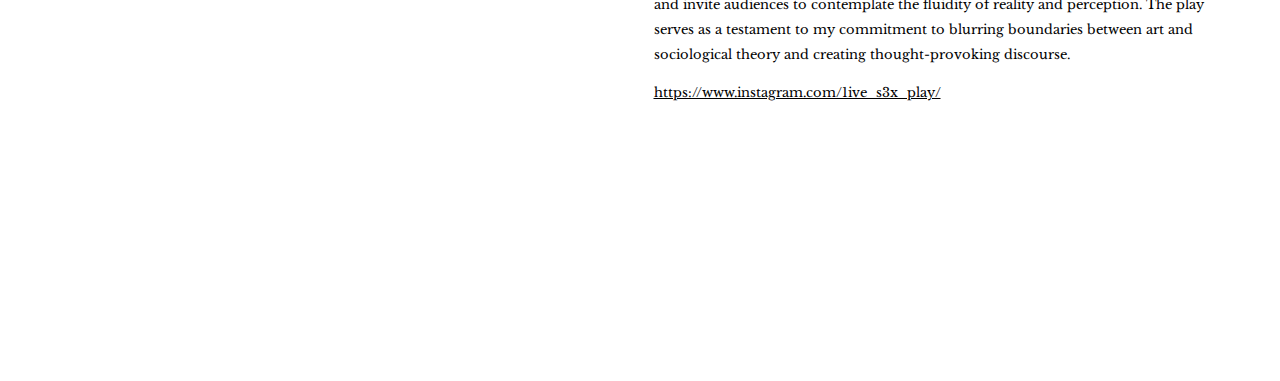
<file: livesex.html>
<!DOCTYPE html>
<html lang="en">
<head>
    <meta charset="UTF-8">
    <meta name="viewport" content="width=device-width, initial-scale=1.0">
    <title>Document</title> 
    <link rel="stylesheet" href="./resources/css/style.css">
    <link rel="stylesheet" href="./resources/css/livesex.css">
</head>
<body>
    <header>
        
        <nav class="nav-menu">
            <a href="./index.html" class="not-current-nav" id="first-nav" >Home</a>
            <a href="./about.html" class="not-current-nav">About</a>
            <a href="./directing.html" class="current-nav">Directing</a>
            <a href="./contact.html" class="not-current-nav">Contact</a>
            
        </nav>
        <h1 class="title">Clara de la Lama</h1>
        <div class="hamburger">
            <span class="bar"></span>
            <span class="bar"></span>
            <span class="bar"></span>
        </div>
        <div >

        </div>
    </header>
    <main class="clara">
        <div class="about">
            <img src="./resources/images/LiveSex.jpg" alt="" id="livesex">
            <h2>Live Sex (2023)</h2>
            <h3>“Written and directed by your one night stand.”</h3>
            <p>
                I’m not obsessed, it just felt very real. The mind can trick you, you know? The performer in you.
                It might just be that the character you thought you were playing is as real as the actor playing it.
                Aren’t we all looking for what’s real? I don’t mean to scare you, but that night felt real to me. I wanted to text you: instead,
                I made a play. You’ll understand when you see it. Don’t worry, it’s not actually about you. It’s about chickens and whether they can fly.
                About fiction and reality. No, I wouldn’t write a whole play about you, that’d be weird. It’s pure queerbait.
            </p>
            <p>
                Inspired by Nikolai Demidov's profound insights into the essence of performance and truth in art, I embarked on a creative journey to craft "Live Sex," a play that delves into the intricacies of reality, performance, and human connection. Drawing from Demidov's theories, I explored the notion that truthfulness in art transcends mere resemblance to reality, instead residing in the artist's ability to authentically convey their innermost thoughts, feelings, and experiences.
                
                
            </p>
            <p>
                In "Live Sex," I sought to blur the boundaries between the artist's reality and the constructed reality of the stage, which is, in turn, the socially constructed reality of performativity. The narrative unfolds as a stream of consciousness, where the protagonist, deeply influenced by Demidov's teachings, grapples with fragmented identities—the author, the actor, and the character of her life—all engaged in a perpetual dialogue, shaping her actions and decisions.
            </p>
            <p>
                Central to the play is the protagonist's obsessive quest for truth and authenticity, particularly in her pursuit of understanding a fleeting encounter with Julia. As the narrative unfolds, the lines between reality and performance blur further, mirroring Demidov's concept of the actor entering a realm where truth and falsehood coexist.

            </p>
            <p>
                This framework is executed in “Live Sex" through the play's metatheatrical elements, where characters, who represent different sides of the same person, embody Freudian archetypes and engage in a complex interplay of identities. While, perfectly aware of their participation in a play, sometimes they struggle with deciphering the play's deeper meaning, at times they also praise its innovative approach to storytelling and exploration of human relationships.

            </p>
            <p>
                After that one-night stand that she can´t forget and seems to be irrelevant to Julia, she grows obsessed with unveiling the reality of that night- the objective reality-. Determined to discover the true feelings and thoughts of the girl she is obsessed with; she draws on the concepts of performativity to comprehend the binary of the real-life interactions of the dating scene and the illusory reality that feelings and subjective experience immerse us in. Her sense of truthfulness, her obsession to pursue things that are real and her complex notion of realness in human relations obstacle rather than aiding her urge to grasp on to a non-subjective reality.

            </p>
            <p>
                When, two years after having written and directed a play called “Live Sex”, Julia recognizes the main character at the Pub she´s working at, she, whose personality is no longer fragmented, is petrified in surprise. After a couple of minutes, however, she manages to get a few coherent sentences out and eventually enter a brief and disappointingly shallow conversation with her, where she learns that Julia indeed went to watch “live Sex”, the play that the main character put on solely for Julia to come watch it – thus the sensationalist title- and understand her take on their night, and that she thought it was “funny”, but nothing more.

            </p>
            <p>
                Through "Live Sex," I aimed to challenge conventional notions of truthfulness in art and invite audiences to contemplate the fluidity of reality and perception. The play serves as a testament to my commitment to blurring boundaries between art and sociological theory and creating thought-provoking discourse.

            </p>
            <p>
                <a href="https://www.instagram.com/1ive_s3x_play/">https://www.instagram.com/1ive_s3x_play/</a>
            </p>
        </div>
    </main>
    
    <script src="./resources/javascript/script.js"></script>
</body>
</html>
</file>
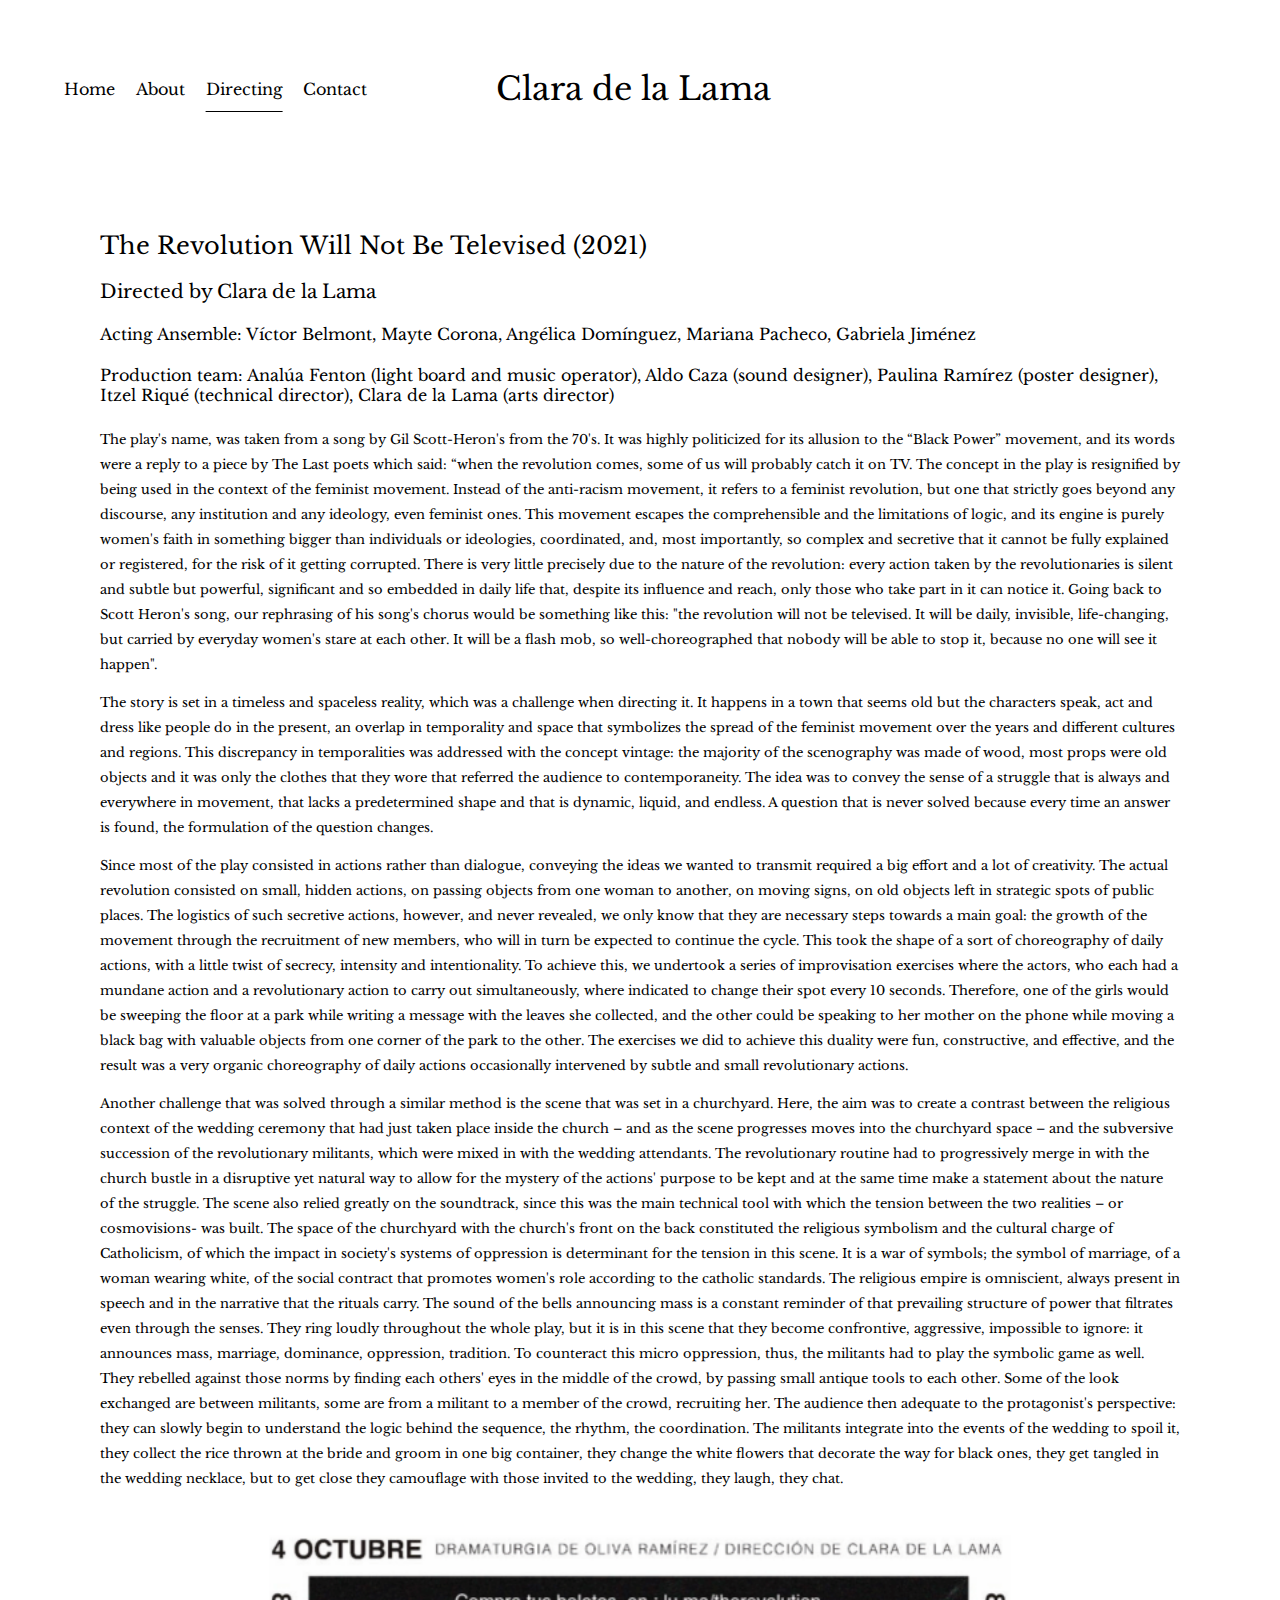
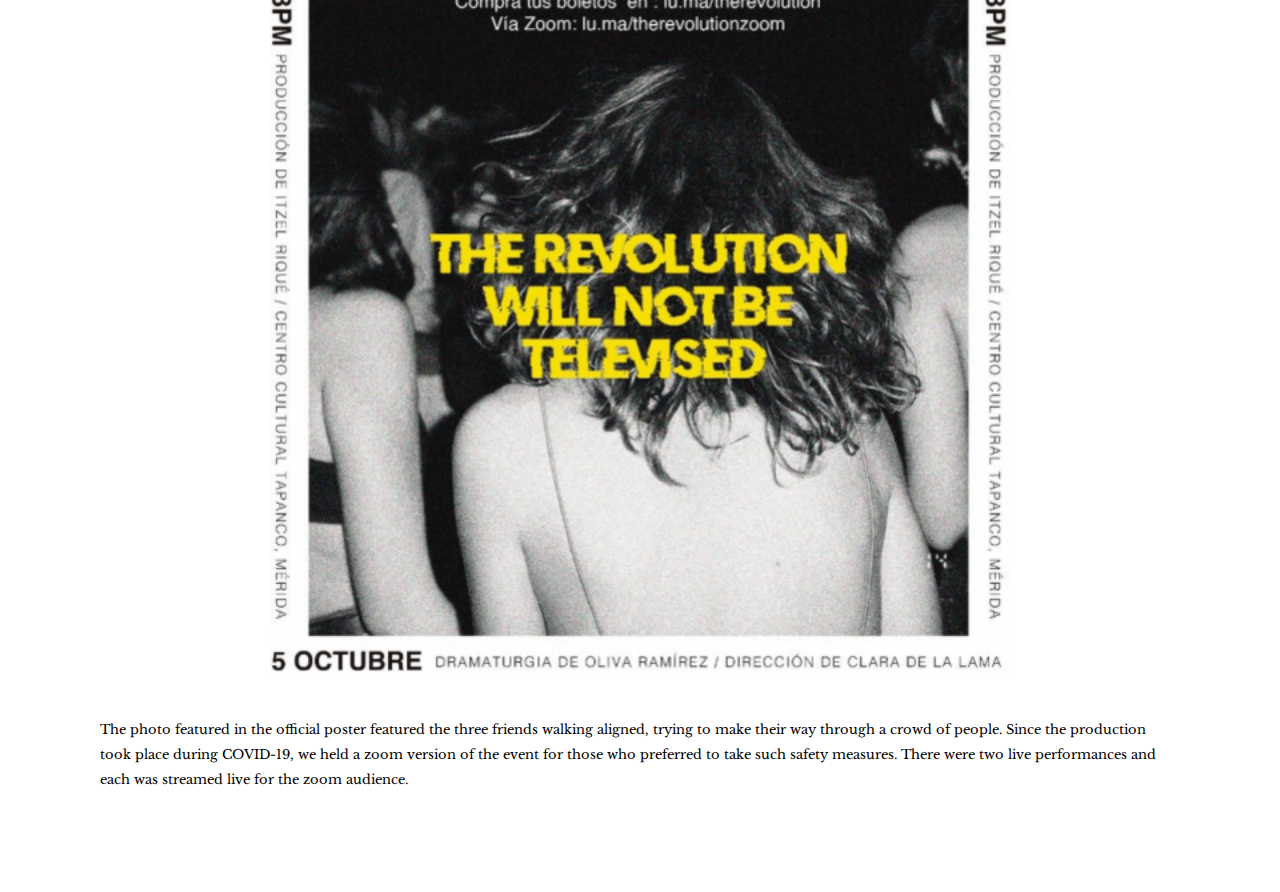
<file: revolution.html>
<!DOCTYPE html>
<html lang="en">
<head>
    <meta charset="UTF-8">
    <meta name="viewport" content="width=device-width, initial-scale=1.0">
    <title>The Revolution Will Not Be Televised (2018)</title>
    
    <link rel="stylesheet" href="./resources/css/style.css">
    <link rel="stylesheet" href="./resources/css/play.css">
</head>
<body>
    <header>
        
        <nav class="nav-menu">
            <a href="./index.html" class="not-current-nav" id="first-nav" >Home</a>
            <a href="./about.html" class="not-current-nav">About</a>
            <a href="./directing.html" class="current-nav">Directing</a>
            <a href="./contact.html" class="not-current-nav">Contact</a>
            
        </nav>
        <h1 class="title">Clara de la Lama</h1>
        <div class="hamburger">
            <span class="bar"></span>
            <span class="bar"></span>
            <span class="bar"></span>
        </div>
        <div >

        </div>
    </header>
    <main class="clara">
        <div class="about">
            <h2>The Revolution Will Not Be Televised (2021)</h2>
            <h3>Directed by Clara de la Lama</h3>
            <h4>Acting Ansemble: Víctor Belmont, Mayte Corona, Angélica Domínguez, Mariana Pacheco,
                Gabriela Jiménez</h4>
            <h4>Production team: Analúa Fenton (light board and music operator), Aldo Caza (sound designer),
                Paulina Ramírez (poster designer), Itzel Riqué (technical director), Clara de la Lama (arts
                director)</h4>
            <p>
                The play's name, was taken from a song by Gil Scott-Heron's from the 70's. It
    was highly politicized for its allusion to the “Black Power” movement, and its
    words were a reply to a piece by The Last poets which said: “when the
    revolution comes, some of us will probably catch it on TV. The concept in the
    play is resignified by being used in the context of the feminist movement.
    Instead of the anti-racism movement, it refers to a feminist revolution, but
    one that strictly goes beyond any discourse, any institution and any ideology,
    even feminist ones. This movement escapes the comprehensible and the
    limitations of logic, and its engine is purely women's faith in something
    bigger than individuals or ideologies, coordinated, and, most importantly, so
    complex and secretive that it cannot be fully explained or registered, for the
    risk of it getting corrupted. There is very little precisely due to the nature of
    the revolution: every action taken by the revolutionaries is silent and subtle
    but powerful, significant and so embedded in daily life that, despite its
    influence and reach, only those who take part in it can notice it. Going back
    to Scott Heron's song, our rephrasing of his song's chorus would be
    something like this: "the revolution will not be televised. It will be daily,
    invisible, life-changing, but carried by everyday women's stare at each other.
    It will be a flash mob, so well-choreographed that nobody will be able to stop
    it, because no one will see it happen".
            </p>
            <p>
                The story is set in a timeless and spaceless reality, which was a challenge
    when directing it. It happens in a town that seems old but the characters
    speak, act and dress like people do in the present, an overlap in temporality
    and space that symbolizes the spread of the feminist movement over the
    years and different cultures and regions. This discrepancy in temporalities
    was addressed with the concept vintage: the majority of the scenography
    was made of wood, most props were old objects and it was only the clothes
    that they wore that referred the audience to contemporaneity. The idea was
    to convey the sense of a struggle that is always and everywhere in
    movement, that lacks a predetermined shape and that is dynamic, liquid, and
    endless. A question that is never solved because every time an answer is
    found, the formulation of the question changes. 
            </p>
            <p>
                Since most of the play consisted in actions rather than dialogue, conveying
    the ideas we wanted to transmit required a big effort and a lot of creativity.
    The actual revolution consisted on small, hidden actions, on passing objects
    from one woman to another, on moving signs, on old objects left in strategic
    spots of public places. The logistics of such secretive actions, however, and
    never revealed, we only know that they are necessary steps towards a main
    goal: the growth of the movement through the recruitment of new members,
    who will in turn be expected to continue the cycle. This took the shape of a
    sort of choreography of daily actions, with a little twist of secrecy, intensity
    and intentionality. To achieve this, we undertook a series of improvisation
    exercises where the actors, who each had a mundane action and a
    revolutionary action to carry out simultaneously, where indicated to change
    their spot every 10 seconds. Therefore, one of the girls would be sweeping
    the floor at a park while writing a message with the leaves she collected, and
    the other could be speaking to her mother on the phone while moving a
    black bag with valuable objects from one corner of the park to the other. The
    exercises we did to achieve this duality were fun, constructive, and effective,
    and the result was a very organic choreography of daily actions occasionally
    intervened by subtle and small revolutionary actions. 
            </p>
            <p>
                Another challenge that was solved through a similar method is the scene that
    was set in a churchyard. Here, the aim was to create a contrast between the
    religious context of the wedding ceremony that had just taken place inside
    the church – and as the scene progresses moves into the churchyard space –
    and the subversive succession of the revolutionary militants, which were
    mixed in with the wedding attendants. The revolutionary routine had to
    progressively merge in with the church bustle in a disruptive yet natural way
    to allow for the mystery of the actions' purpose to be kept and at the same
    time make a statement about the nature of the struggle. The scene also
    relied greatly on the soundtrack, since this was the main technical tool with
    which the tension between the two realities – or cosmovisions- was built.
    The space of the churchyard with the church's front on the back constituted
    the religious symbolism and the cultural charge of Catholicism, of which the
    impact in society's systems of oppression is determinant for the tension in
    this scene. It is a war of symbols; the symbol of marriage, of a woman
    wearing white, of the social contract that promotes women's role according
    to the catholic standards. The religious empire is omniscient, always present
    in speech and in the narrative that the rituals carry. The sound of the bells
    announcing mass is a constant reminder of that prevailing structure of power
    that filtrates even through the senses. They ring loudly throughout the
    whole play, but it is in this scene that they become confrontive, aggressive,
    impossible to ignore: it announces mass, marriage, dominance, oppression,
    tradition. To counteract this micro oppression, thus, the militants had to play
    the symbolic game as well. They rebelled against those norms by finding each
    others' eyes in the middle of the crowd, by passing small antique tools to
    each other. Some of the look exchanged are between militants, some are
    from a militant to a member of the crowd, recruiting her. The audience then
    adequate to the protagonist's perspective: they can slowly begin to
    understand the logic behind the sequence, the rhythm, the coordination. The
    militants integrate into the events of the wedding to spoil it, they collect the
    rice thrown at the bride and groom in one big container, they change the
    white flowers that decorate the way for black ones, they get tangled in the
    wedding necklace, but to get close they camouflage with those invited to the
    wedding, they laugh, they chat.
            </p>
            <div class="image-container">
                <img src="./resources/images/TheRevolutionWillNotBeTelevised.png" alt="">
            </div>
            <p>
                The photo featured in the official poster featured the three friends walking aligned, trying to
    make their way through a crowd of people. Since the production took place during COVID-19,
    we held a zoom version of the event for those who preferred to take such safety measures.
    There were two live performances and each was streamed live for the zoom audience. 
            </p>
        </div>
    </main>
    
    <script src="./resources/javascript/script.js"></script>
</body>
</html>
</file>
<file: resources/css/style.css>
@import url('https://fonts.googleapis.com/css2?family=Libre+Baskerville&family=Montserrat&display=swap');
*{
    font-family: 'Libre Baskerville';
}
body{
    margin: 0;
}

header {
    margin-top: 3em;
    display: inline-flex;
    width: 100%;
    align-content: space-around;
    background-color: white;
}

header nav {
    display: inline-flex;
    align-content: space-between;
    width: 33%;
    align-items: center;
    
}


header nav a {
    text-align: center;
    margin-right: 1.3rem;
    color: black;
}

.not-current-nav {
    text-decoration: none;
}
#first-nav {
    margin-left: 4rem;
    
}

.current-nav {
    text-decoration-style: solid;
    text-underline-offset: 1em;
}

.hamburger {
    width: 33%;
    display: none;
    cursor: pointer;
}

.bar {
    display: block;
    width: 25px;
    height: 3px;
    margin: 5px auto;
    -webkit-transition: all 0.3s ease-in-out;
    transition: all 0.3s ease-in-out;
    background-color: black;
}


h1{
    font-weight: 100;
}

h2{
    font-weight: 200;
}

#image-container{
    display: flex;
    padding-top: 6rem;
    margin: auto auto;
    justify-content: center;
}

.portrait {
    width: 60%;
    border-radius: 35px;
}

@media(max-width:1050px){
    
    .hamburger{
        display: block;
        position: absolute;
        left: 70%;
    }

    .hamburger.active .bar:nth-child(2){
        opacity: 0;
    }

    .hamburger.active .bar:nth-child(1){
        transform: translateY(8px) rotate(45deg);
    }

    .hamburger.active .bar:nth-child(3){
        transform: translateY(-8px) rotate(-45deg);
    }

    #first-nav {
        margin-left: 0;
    }
    .nav-menu{
        position: absolute;
        left: -100%;
        top: 70px;
        gap: 0;
        flex-direction: column;
        width: 100%;
        text-align: center;
        transition: 0.3s;
        
        z-index: 10;
    }

    .title {
        position: absolute;
        width: 90%;
        left: 33%;
        font-size: 1.5rem;
        transition: 0.3s;
        margin-bottom: 30px;
    }
    .clara {
        transition: 0.8s;
    }
    .nav-menu a{
        margin: 16px 0;
        
    }

    .nav-menu.active{
        left: 0;
        
    }

    .title.active{
        color: white;
    }

    .clara.active{
        display: none;
        transition: 0.5s;
    }

    main{
        margin-top: 50px;
    }

    .portrait{
        border-radius: 5px;
    }
}




.title {
    width: 33%;
    text-align: center;
    
}
</file>
<file: resources/css/about.css>
h2 {
  padding-top: 10%;
}
  
main {
  margin-right: 50px;
  font-size: small;
  line-height: 25px;
}

img {
  border-radius: 0px;
  float: left;
  padding: 0 50px;
  width: 45%;
  margin-bottom: 100%;
}

@media (max-width: 1050px){
  img{
    padding-top: 10%;
  }
}

@media (max-width: 650px){
  img{
    float: none;
    padding-bottom: 20px;
    margin-top: 100px;
    margin-bottom: 0px;
    width: 80%;
    margin-left: auto;
    margin-right: auto;
  }
  
  h2{
    padding-top: 0;
  }

  p, h2{
    margin-left: 50px;
  }
}
</file>
<file: resources/css/contact.css>
main{
  margin: 25px 50px;
}

a{
  color: black;
}
@media (max-width: 1050px){
  p{
    margin-top: 120px;
  }
}
</file>
<file: resources/css/directing.css>
*{
  box-sizing: border-box;
}
main{
  margin: 10px 50px 10px 50px;
  font-size: small;
  line-height: 25px;
}

.image-grid {
  width: 100%;
  display: inline-flex;

}
a.wrapper{
  width: 100%;
  margin: 0 10px;
  display: flex;
  justify-content: center;
  align-items: center;
}
.image {
  width: 100%;
  position: relative;
} 


img {
  width: 100%;
  display: block;
  margin: auto;
  border-radius: 0%;
}

.content{
  width: 100%;
  height: 100%;
  top:0;
  left: 0;
  position: absolute;
  background: rgba(255, 255, 255, 1);
  display: flex;
  justify-content: center;
  align-items: center;
  flex-direction: column;
  text-align: center;
  opacity: 0;
  transition: 0.6s;
}



.content:hover{
  opacity: 1;
}

.content > * {
  transform:translateY(25px) ;
  transition: transform 0.6s;
}

.content:hover > * {
  transform:translateY(0px) ;
}

a {
  color: black;
}

.info {
  margin: 40px 100px;
}

.subtitle{
  margin-left: 80px;
}

@media (max-width:1050px){
  main{
    margin: 150px 10px 20px 10px;
  }

  .info{
    margin:40px 20px 0px 20px;
  }
  
  .subtitle{
    margin-left: 20px;
  }

}

@media (max-width:650px){
  .image-grid{
    display: block;
  }
  
  .wrapper {
    padding: 30px 0px;
  }
}
</file>
<file: resources/css/play.css>
main{
  margin: 100px;
}
h3, h4, h5{
  font-weight: normal;
}

p{
  font-size: small;
  line-height: 25px;
}

img{
  display: flex;
  width: 80%;
  text-align: center;
  margin: auto;
  max-width: 800px;
}
@media (max-width: 750px){
  main{
    
    margin: 100px 50px;
  }
}

@media (max-width: 400px){
  main{
    margin: 150px 25px;
  }
}

#livesex {
  float: left;
}
</file>
<file: resources/css/livesex.css>
h2 {
    padding-top: 10%;
  }
  h3, h4, h5{
    font-weight: normal;
  }

a {
    color: black;
}
  
  main {
    margin-right: 50px;
    font-size: small;
    line-height: 25px;
  }
  
  img {
    border-radius: 0px;
    float: left;
    padding: 0 50px;
    width: 45%;
    margin-bottom: 100%;
    padding-top: 50px;
  }
  
  @media (max-width: 1000px){
    img{
      padding-top: 10%;
    }
  }
  
  @media (max-width: 650px){
    img{
      float: none;
      padding-bottom: 20px;
      margin-top: 100px;
      margin-bottom: 0px;
      width: 80%;
      margin-left: auto;
      margin-right: auto;
    }
    
    h2{
      padding-top: 0;
    }
  
    p, h2, h3{
      margin-left: 50px;
    }


  }
</file>
